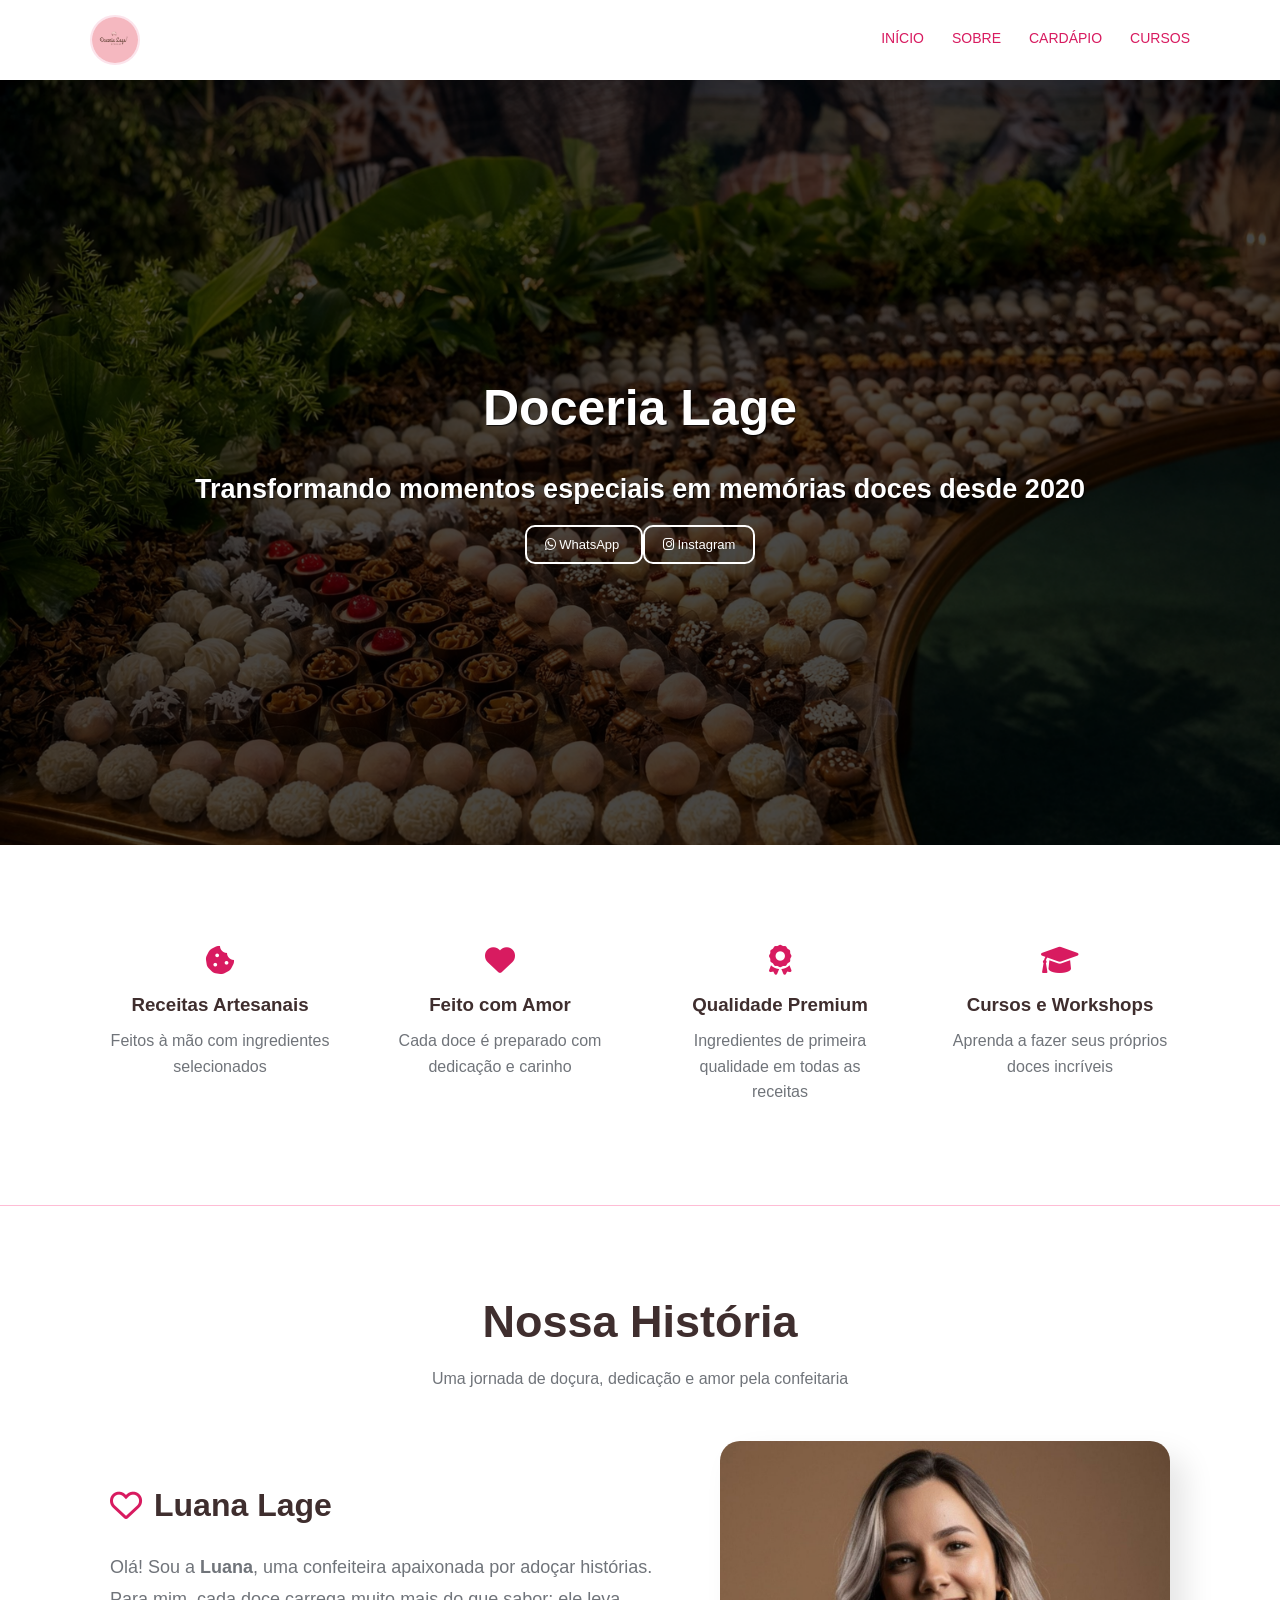
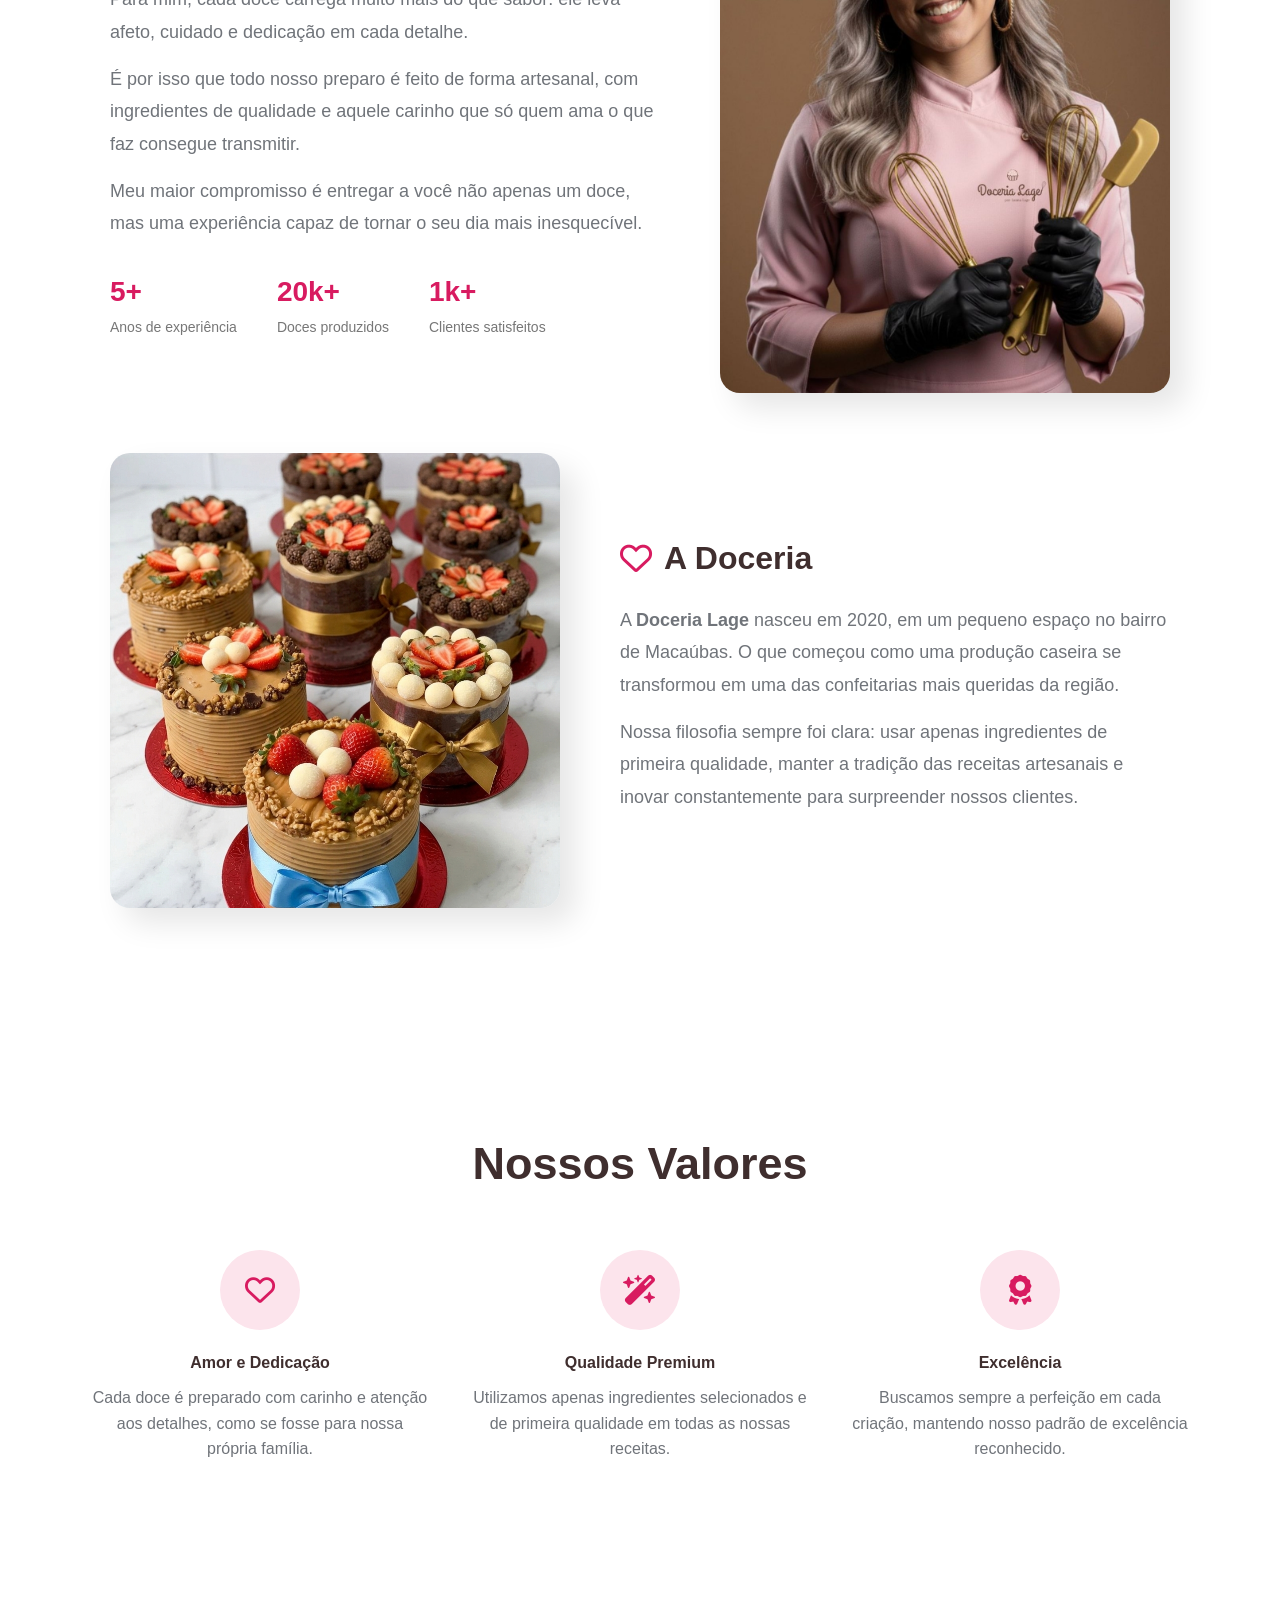
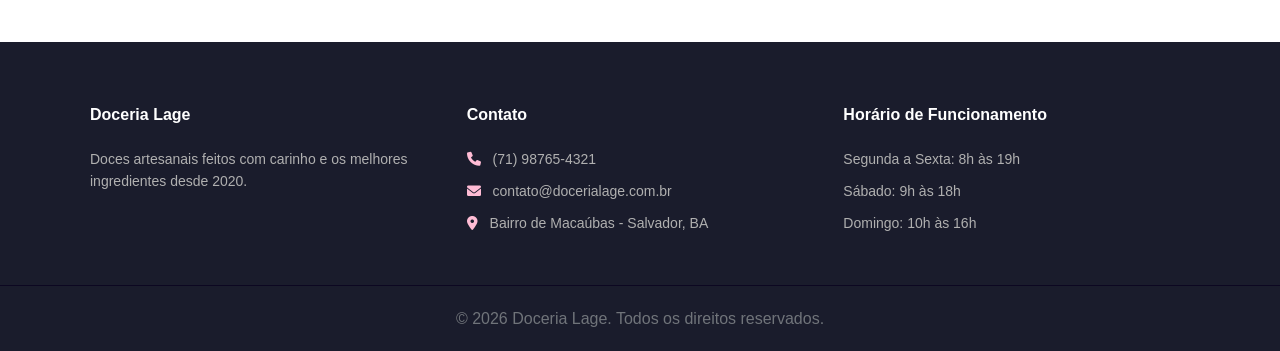
<file: index.html>
<!DOCTYPE html>
<html lang="pt-BR">
<head>
  <meta charset="UTF-8">
  <meta name="viewport" content="width=device-width, initial-scale=1.0">
  <title>Doceria Lage</title>

  <link rel="stylesheet" href="https://cdnjs.cloudflare.com/ajax/libs/font-awesome/6.0.0/css/all.min.css">
  <link rel="stylesheet" href="assets/css/styles.css">
</head>
<body id="topo">

  <script>
  function toggleMenu() {
    const menu = document.querySelector(".navbar-items");
    menu.classList.toggle("active");
  }
  </script>

  <header class="navbar-container">
    <nav class="container">
      <a href="#topo" class="logo-link">
        <img src="assets/img/logo.jpeg" alt="Logo da Doceria Lage" class="logo">
      </a>

      <button class="menu-toggle" onclick="toggleMenu()">
      ☰
      </button>

      <ul class="navbar-items">
        <li><a href="index.html">Início</a></li>
        <li><a href="#historia">Sobre</a></li>
        <li><a href="cardapio.html">Cardápio</a></li>
        <li><a href="#cursos">Cursos</a></li>
      </ul>
    </nav>
  </header>

  <main>
    <section class="main-banner">
      <div class="container">
        <h1>Doceria Lage</h1>
        <p>Transformando momentos especiais em memórias doces desde 2020</p>

        <div class="banner-buttons">
          <a href="https://wa.me/5571998765432" target="_blank" class="btn whatsapp">
          <i class="fab fa-whatsapp"></i> WhatsApp
          </a>

          <a href="https://instagram.com/doceria_lage" target="_blank" class="btn instagram">
          <i class="fab fa-instagram"></i> Instagram
          </a>
        </div>
      </div>
    </section>

    <section class="services-container" aria-label="Diferenciais da doceria">
      <div class="container">
        <ul class="services-list">
          <li>
            <i class="fa-solid fa-cookie-bite"></i>
            <h3>Receitas Artesanais</h3>
            <p>Feitos à mão com ingredientes selecionados</p>
          </li>
          <li>
            <i class="fa-solid fa-heart"></i>
            <h3>Feito com Amor</h3>
            <p>Cada doce é preparado com dedicação e carinho</p>
          </li>
          <li>
            <i class="fa-solid fa-award"></i>
            <h3>Qualidade Premium</h3>
            <p>Ingredientes de primeira qualidade em todas as receitas</p>
          </li>
          <li>
            <i class="fa-solid fa-graduation-cap"></i>
            <h3>Cursos e Workshops</h3>
            <p>Aprenda a fazer seus próprios doces incríveis</p>
          </li>
        </ul>
      </div>
    </section>

    <section id="historia" class="section">
      <div class="container">
        <div class="section-header">
          <h2>Nossa História</h2>
          <p>Uma jornada de doçura, dedicação e amor pela confeitaria</p>
        </div>

        <div class="texto-container">
          <div class="bloco-texto">
            <h3 class="nome-secao">
              <i class="fa-regular fa-heart icone-rosa"></i>
              Luana Lage
            </h3>

            <p>Olá! Sou a <strong>Luana</strong>, uma confeiteira apaixonada por adoçar histórias. Para mim, cada doce carrega muito mais do que sabor: ele leva afeto, cuidado e dedicação em cada detalhe.</p>

            <p>É por isso que todo nosso preparo é feito de forma artesanal, com ingredientes de qualidade e aquele carinho que só quem ama o que faz consegue transmitir.</p>

            <p>Meu maior compromisso é entregar a você não apenas um doce, mas uma experiência capaz de tornar o seu dia mais inesquecível.</p>

            <div class="estatisticas">
              <div class="estatistica-item">
                <span>5+</span>
                <p>Anos de experiência</p>
              </div>
              <div class="estatistica-item">
                <span>20k+</span>
                <p>Doces produzidos</p>
              </div>
              <div class="estatistica-item">
                <span>1k+</span>
                <p>Clientes satisfeitos</p>
              </div>
            </div>
          </div>

          <img src="assets/img/confeiteira.jpeg" alt="Luana Lage segurando utensílios de confeitaria" class="img-destaque">
        </div>

        <div class="texto-container reverso">
          <div class="bloco-texto">
            <h3 class="nome-secao">
              <i class="fa-regular fa-heart icone-rosa"></i>
              A Doceria
            </h3>

            <p>A <strong>Doceria Lage</strong> nasceu em 2020, em um pequeno espaço no bairro de Macaúbas. O que começou como uma produção caseira se transformou em uma das confeitarias mais queridas da região.</p>

            <p>Nossa filosofia sempre foi clara: usar apenas ingredientes de primeira qualidade, manter a tradição das receitas artesanais e inovar constantemente para surpreender nossos clientes.</p>
          </div>

          <img src="assets/img/produção-doceria-lage.png" alt="Produção de bolos artesanais da Doceria Lage" class="img-destaque">
        </div>
      </div>
    </section>

    <section id="valores" class="section">
      <div class="container">
        <div class="section-header">
          <h2>Nossos Valores</h2>
        </div>

        <div class="valores-grid">
          <div class="valor-item">
            <div class="icone-circulo">
              <i class="fa-regular fa-heart"></i>
            </div>
            <h4>Amor e Dedicação</h4>
            <p>Cada doce é preparado com carinho e atenção aos detalhes, como se fosse para nossa própria família.</p>
          </div>

          <div class="valor-item">
            <div class="icone-circulo">
              <i class="fa-solid fa-wand-magic-sparkles"></i>
            </div>
            <h4>Qualidade Premium</h4>
            <p>Utilizamos apenas ingredientes selecionados e de primeira qualidade em todas as nossas receitas.</p>
          </div>

          <div class="valor-item">
            <div class="icone-circulo">
              <i class="fa-solid fa-award"></i>
            </div>
            <h4>Excelência</h4>
            <p>Buscamos sempre a perfeição em cada criação, mantendo nosso padrão de excelência reconhecido.</p>
          </div>
        </div>
      </div>
    </section>
  </main>

  <footer class="rodape">
    <div class="container footer-container">
      <div class="footer-col">
        <h4>Doceria Lage</h4>
        <p>Doces artesanais feitos com carinho e os melhores ingredientes desde 2020.</p>
      </div>

      <div class="footer-col">
        <h4>Contato</h4>
        <address>
          <p><i class="fa-solid fa-phone"></i> (71) 98765-4321</p>
          <p><i class="fa-solid fa-envelope"></i> contato@docerialage.com.br</p>
          <p><i class="fa-solid fa-location-dot"></i> Bairro de Macaúbas - Salvador, BA</p>
        </address>
      </div>

      <div class="footer-col">
        <h4>Horário de Funcionamento</h4>
        <p>Segunda a Sexta: 8h às 19h</p>
        <p>Sábado: 9h às 18h</p>
        <p>Domingo: 10h às 16h</p>
      </div>
    </div>

    <div class="footer-bottom">
      <p>&copy; 2026 Doceria Lage. Todos os direitos reservados.</p>
    </div>
  </footer>
</body>
</html>
</file>
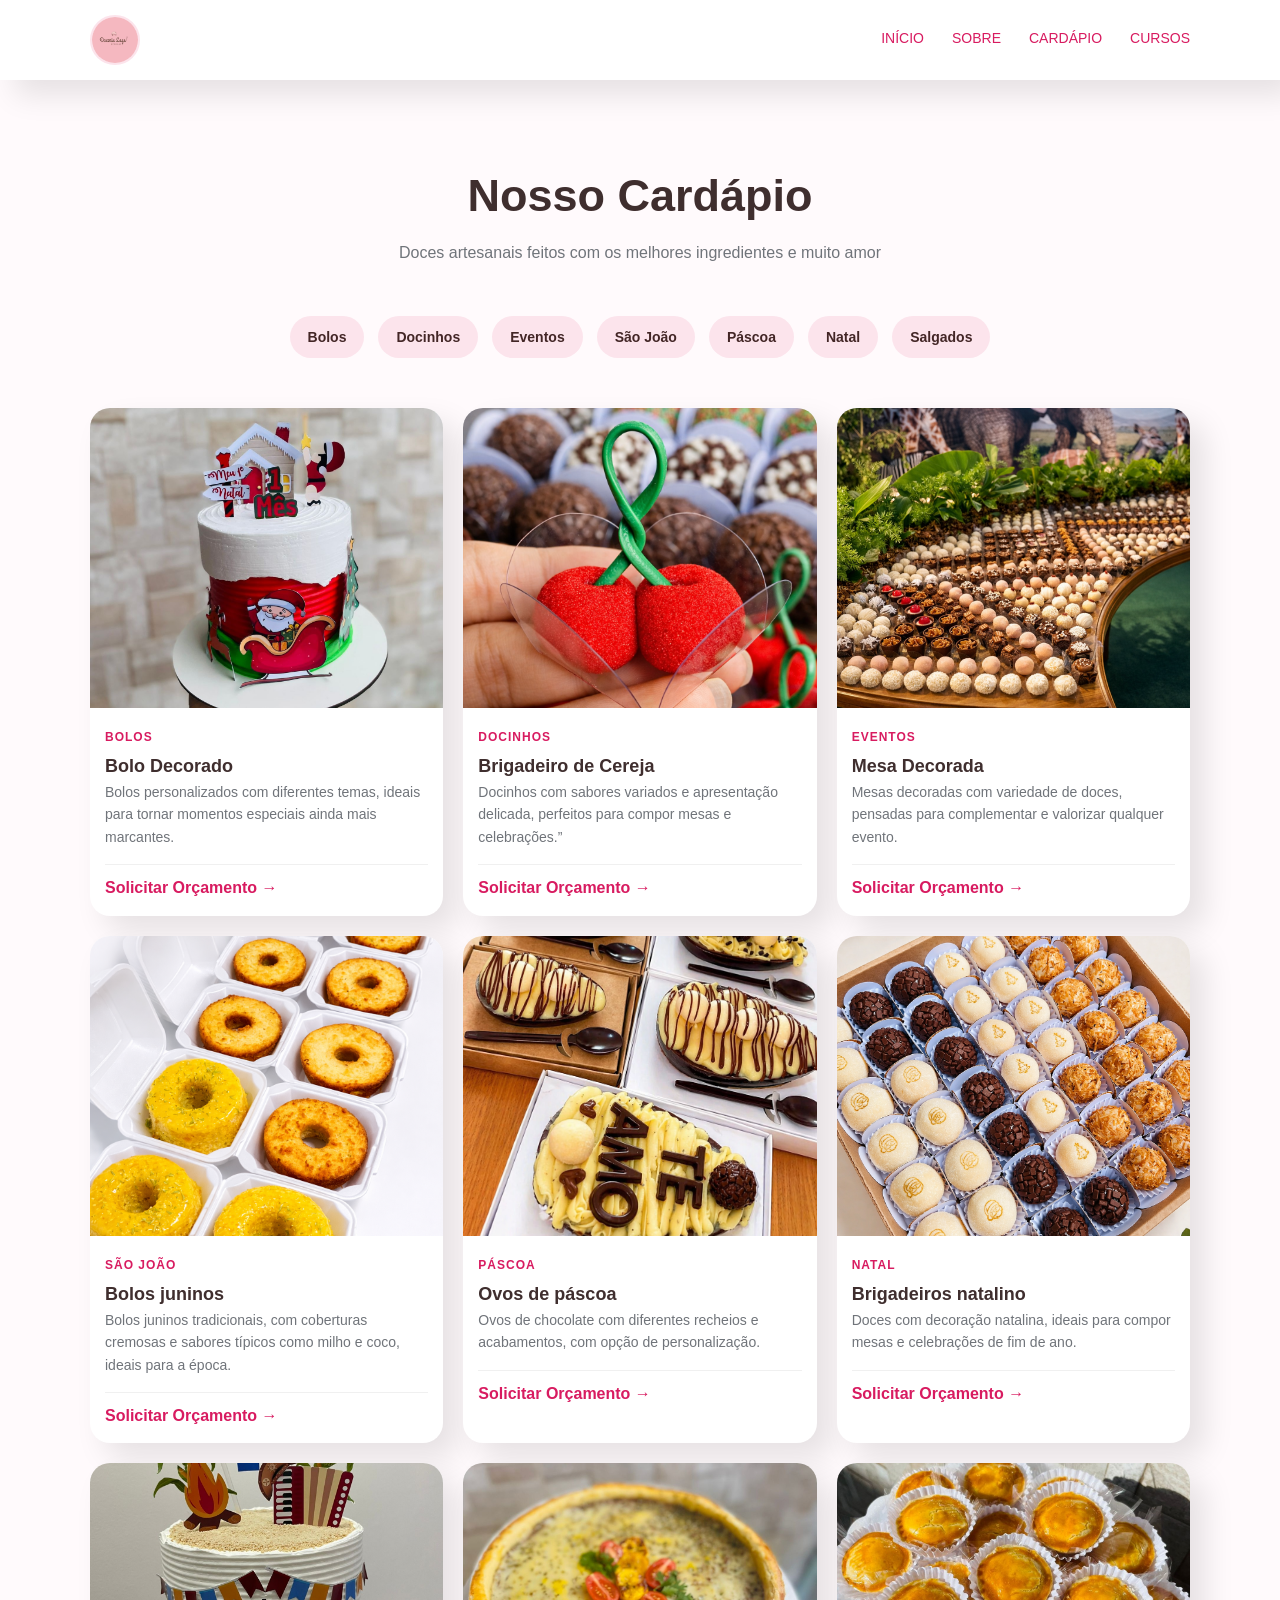
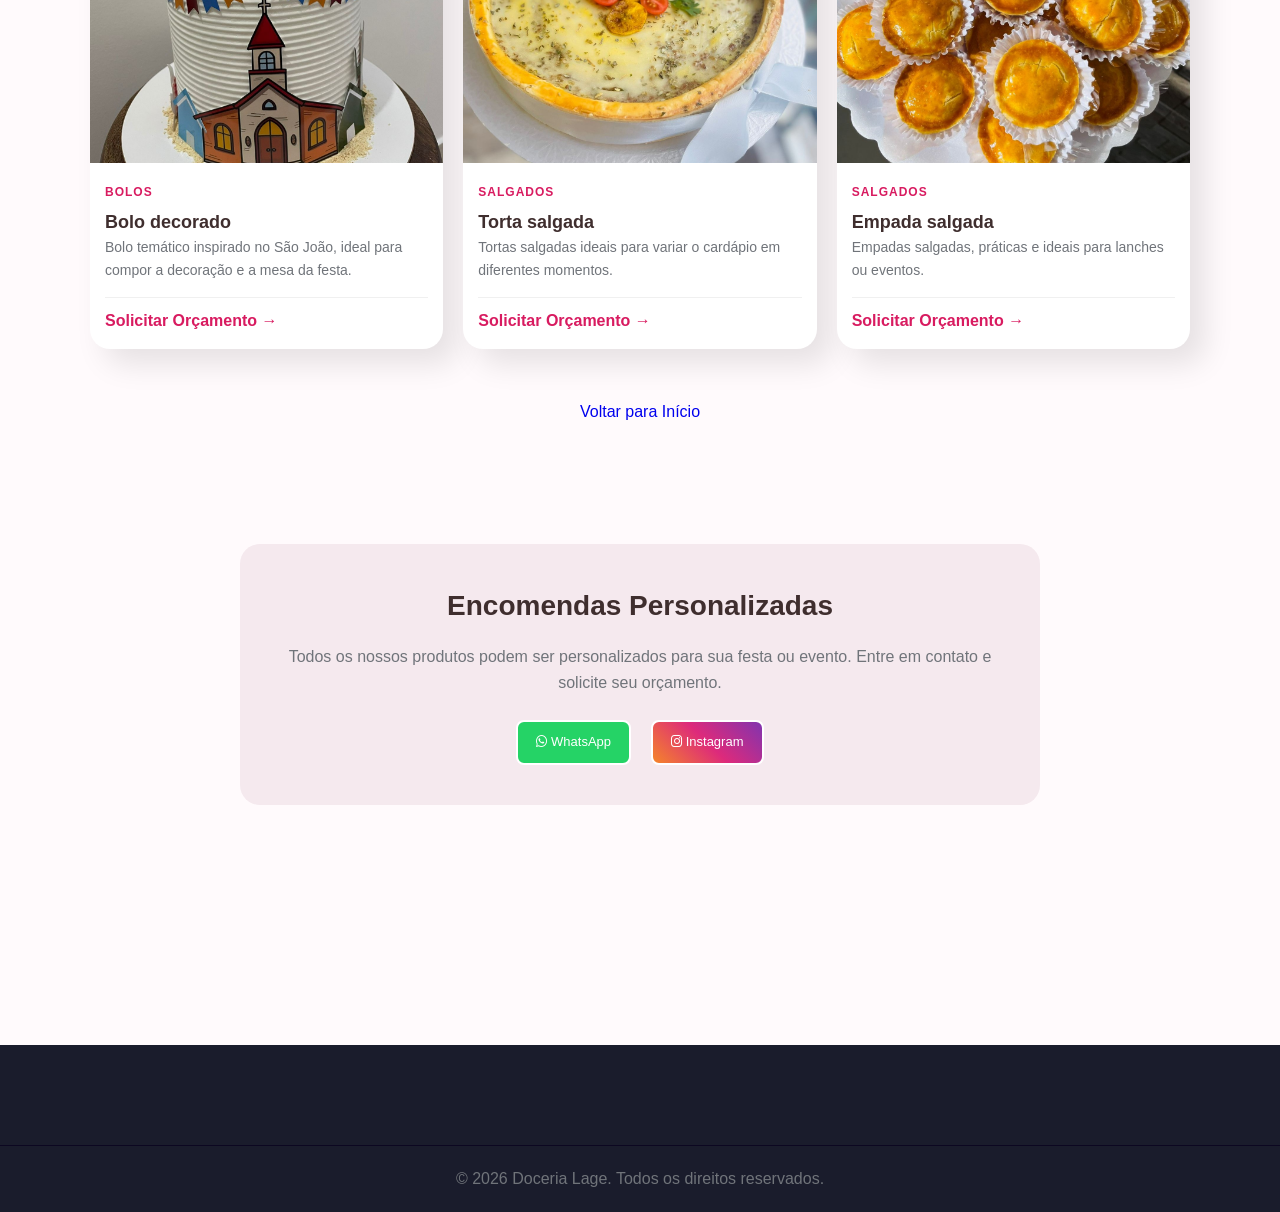
<file: cardapio.html>
<!DOCTYPE html>
<html lang="pt-BR">
<head>
  <meta charset="UTF-8">
  <meta name="viewport" content="width=device-width, initial-scale=1.0">
  <title>Cardápio - Doceria Lage</title>
  <link rel="stylesheet" href="https://cdnjs.cloudflare.com/ajax/libs/font-awesome/6.0.0/css/all.min.css">
  <link rel="stylesheet" href="assets/css/styles.css">
</head>
<body class="pagina-cardapio">

  <script>
  function toggleMenu() {
    const menu = document.querySelector(".navbar-items");
    menu.classList.toggle("active");
  }
  </script>

  <header class="navbar-container">
    <nav class="container">
      <a href="index.html" class="logo-link">
        <img src="assets/img/logo.jpeg" alt="Logo da Doceria Lage" class="logo">
      </a>

      <button class="menu-toggle" onclick="toggleMenu()">
      ☰
      </button>

      <ul class="navbar-items">
        <li><a href="index.html">Início</a></li>
        <li><a href="index.html#historia">Sobre</a></li>
        <li><a href="cardapio.html" class="ativo">Cardápio</a></li>
        <li><a href="index.html#cursos">Cursos</a></li>
      </ul>
    </nav>
  </header>

  <main class="container section">
    <div class="section-header">
      <h2>Nosso Cardápio</h2>
      <p>Doces artesanais feitos com os melhores ingredientes e muito amor</p>
    </div>

    <div class="cardapio-filtros">
      <span class="filtro-tag ativo">Bolos</span>
      <span class="filtro-tag">Docinhos</span>
      <span class="filtro-tag">Eventos</span>
      <span class="filtro-tag">São João</span>
      <span class="filtro-tag">Páscoa</span>
      <span class="filtro-tag">Natal</span>
      <span class="filtro-tag">Salgados</span>
    </div>

    <div class="cardapio-grid">
      <div class="cardapio-item">
        <img src="assets/img/bolo-decorado.jpeg" alt="Bolo Decorado">
        <div class="item-info">
          <span>Bolos</span>
          <h3>Bolo Decorado</h3>
          <p>Bolos personalizados com diferentes temas, ideais para tornar momentos especiais ainda mais marcantes.</p>
          <a href="https://wa.me/5571987654321?text=Olá!%20Vim%20pelo%20site%20e%20gostaria%20de%20solicitar%20um%20orçamento." 
            target="_blank" class="item-link">Solicitar Orçamento →</a>
        </div>
      </div>
      <div class="cardapio-item">
        <img src="assets/img/brigadeiros-de-cereja.png" alt="Docinho">
        <div class="item-info">
          <span>Docinhos</span>
          <h3>Brigadeiro de Cereja</h3>
          <p>Docinhos com sabores variados e apresentação delicada, perfeitos para compor mesas e celebrações.”</p>
          <a href="https://wa.me/5571987654321?text=Olá!%20Vim%20pelo%20site%20e%20gostaria%20de%20solicitar%20um%20orçamento." 
            target="_blank" class="item-link">Solicitar Orçamento →</a>
        </div>
      </div>
      <div class="cardapio-item">
        <img src="assets/img/mesa-de-brigadeiros.png" alt="Mesa de festa">
        <div class="item-info">
          <span>Eventos</span>
          <h3>Mesa Decorada</h3>
          <p>Mesas decoradas com variedade de doces, pensadas para complementar e valorizar qualquer evento.</p>
          <a href="https://wa.me/5571987654321?text=Olá!%20Vim%20pelo%20site%20e%20gostaria%20de%20solicitar%20um%20orçamento." 
            target="_blank" class="item-link">Solicitar Orçamento →</a>
        </div>
      </div>
      <div class="cardapio-item">
        <img src="assets/img/bolos-juninos.png" alt="Bolos juninos">
        <div class="item-info">
          <span>São João</span>
          <h3>Bolos juninos</h3>
          <p>Bolos juninos tradicionais, com coberturas cremosas e sabores típicos como milho e coco, ideais para a época.</p>
          <a href="https://wa.me/5571987654321?text=Olá!%20Vim%20pelo%20site%20e%20gostaria%20de%20solicitar%20um%20orçamento." 
            target="_blank" class="item-link">Solicitar Orçamento →</a>
        </div>
      </div>
      <div class="cardapio-item">
        <img src="assets/img/ovos-de-pascoa.png" alt="Ovos de páscoa">
        <div class="item-info">
          <span>Páscoa</span>
          <h3>Ovos de páscoa</h3>
          <p>Ovos de chocolate com diferentes recheios e acabamentos, com opção de personalização.</p>
          <a href="https://wa.me/5571987654321?text=Olá!%20Vim%20pelo%20site%20e%20gostaria%20de%20solicitar%20um%20orçamento." 
            target="_blank" class="item-link">Solicitar Orçamento →</a>
        </div>
      </div>
      <div class="cardapio-item">
        <img src="assets/img/brigadeiros-natalino.png" alt="Brigadeiros natalino">
        <div class="item-info">
          <span>Natal</span>
          <h3>Brigadeiros natalino</h3>
          <p>Doces com decoração natalina, ideais para compor mesas e celebrações de fim de ano.</p>
          <a href="https://wa.me/5571987654321?text=Olá!%20Vim%20pelo%20site%20e%20gostaria%20de%20solicitar%20um%20orçamento." 
            target="_blank" class="item-link">Solicitar Orçamento →</a>
        </div>
      </div>
      <div class="cardapio-item">
        <img src="assets/img/bolo-sao-joao.jpeg" alt="Bolo de São João">
        <div class="item-info">
          <span>Bolos</span>
          <h3>Bolo decorado</h3>
          <p>Bolo temático inspirado no São João, ideal para compor a decoração e a mesa da festa.</p>
          <a href="https://wa.me/5571987654321?text=Olá!%20Vim%20pelo%20site%20e%20gostaria%20de%20solicitar%20um%20orçamento." 
            target="_blank" class="item-link">Solicitar Orçamento →</a>
        </div>
      </div>
      <div class="cardapio-item">
        <img src="assets/img/torta-salgada.jpeg" alt="Torta salgada">
        <div class="item-info">
          <span>Salgados</span>
          <h3>Torta salgada</h3>
          <p>Tortas salgadas ideais para variar o cardápio em diferentes momentos.</p>
          <a href="https://wa.me/5571987654321?text=Olá!%20Vim%20pelo%20site%20e%20gostaria%20de%20solicitar%20um%20orçamento." 
            target="_blank" class="item-link">Solicitar Orçamento →</a>
        </div>
      </div>
      <div class="cardapio-item">
        <img src="assets/img/empada-salgada.jpeg" alt="Empada salgada">
        <div class="item-info">
          <span>Salgados</span>
          <h3>Empada salgada</h3>
          <p>Empadas salgadas, práticas e ideais para lanches ou eventos.</p>
          <a href="https://wa.me/5571987654321?text=Olá!%20Vim%20pelo%20site%20e%20gostaria%20de%20solicitar%20um%20orçamento." 
            target="_blank" class="item-link">Solicitar Orçamento →</a>
        </div>
      </div>
    </div>
    <div style="text-align: center; margin-top: 50px;">
        <a href="index.html" class="filtro-btn">Voltar para Início</a>
    </div>
<section class="cta-container">
  <div class="cta-box">
    <h2>Encomendas Personalizadas</h2>
    <p>
      Todos os nossos produtos podem ser personalizados para sua festa ou evento.
      Entre em contato e solicite seu orçamento.
    </p>

    <div class="cta-buttons">
      <a href="https://wa.me/5571987654321" target="_blank" class="btn whatsapp">
        <i class="fab fa-whatsapp"></i> WhatsApp
      </a>

      <a href="https://instagram.com/doceria_lage" target="_blank" class="btn instagram">
        <i class="fab fa-instagram"></i> Instagram
      </a>
    </div>
  </div>
</section>
  </main>

  <footer class="rodape">
    <div class="footer-bottom">
      <p>&copy; 2026 Doceria Lage. Todos os direitos reservados.</p>
    </div>
  </footer>
     

</body>
</html>
</file>
<file: assets/css/styles.css>
/* =========================================================
   RESET E CONFIGURAÇÕES GERAIS
========================================================= */
* {
  margin: 0;
  padding: 0;
  box-sizing: border-box;
}

:root {
  --rosa-principal: #d81b60;
  --rosa-claro: #ffbcd5;
  --rosa-suave: #fce4ec;
  --marrom-principal: #432626;
  --titulo: #3f2e2e;
  --texto: #70747a;
  --branco: #ffffff;
  --escuro-rodape: #1a1c2c;
  --borda-rodape: #0c0721;
  --sombra: 15px 15px 30px rgba(0, 0, 0, 0.1);
}

html {
  scroll-behavior: smooth;
}

body {
  font-family: "Segoe UI", Roboto, Helvetica, Arial, sans-serif;
  line-height: 1.6;
  background-color: var(--branco);
  padding-top: 80px;
}

img {
  display: block;
  max-width: 100%;
}

h1,
h2,
h3,
h4 {
  color: var(--titulo);
}

p {
  color: var(--texto);
}

a {
  text-decoration: none;
}

ul {
  list-style: none;
}

/* =========================================================
   CLASSES UTILITÁRIAS
========================================================= */
.container {
  width: min(1100px, 90%);
  margin: 0 auto;
}

.section {
  padding: 80px 0;
  position: relative;
}

.section-header {
  text-align: center;
  margin-bottom: 50px;
}

.section-header h2 {
  font-size: 45px;
  margin-bottom: 8px;
}

/* =========================================================
   HEADER / NAVBAR
========================================================= */
.navbar-container {
  width: 100%;
  min-height: 80px;
  background-color: var(--branco);
  box-shadow: var(--sombra);
  position: fixed;
  top: 0;
  left: 0;
  z-index: 1000;
  transition: all 0.3s ease;
}

.navbar-container nav {
  display: flex;
  align-items: center;
  justify-content: space-between;
  gap: 20px;
  min-height: 80px;
}

.logo {
  width: 50px;
  border-radius: 50%;
  border: 2px solid var(--rosa-suave);
}

.navbar-items {
  display: flex;
  align-items: center;
  gap: 28px;
  flex-wrap: wrap;
}

.navbar-items a {
  position: relative;
  display: inline-block;
  font-size: 14px;
  color: var(--rosa-principal);
  text-transform: uppercase;
  padding-bottom: 5px;
  transition: color 0.3s ease;
}

.navbar-items a::after {
  content: "";
  position: absolute;
  left: 0;
  bottom: 0;
  width: 0%;
  height: 2px;
  background-color: var(--rosa-principal);
  transition: width 0.3s ease;
}

.navbar-items a:hover::after {
  width: 100%;
}

/* =========================================================
   BANNER
========================================================= */
.main-banner {
  min-height: 85vh;
  display: flex;
  align-items: center;
  justify-content: center;
  text-align: center;
  padding: 60px 0;
  background-image: url("../img/mainbanner.png");
  background-size: cover;
  background-position: center;
}

.main-banner h1,
.main-banner p {
  color: var(--branco);
  font-weight: bold;
  text-shadow: 1px 1px 1px rgba(0, 0, 0, 0.8);
}

.main-banner h1 {
  font-size: 50px;
  margin-bottom: 20px;
}

.main-banner p {
  font-size: 27px;
  margin-bottom: 20px;
}

/* =========================================================
   SERVIÇOS
========================================================= */
.services-container {
  padding: 80px 0;
  border-bottom: var(--rosa-claro) solid 1px;
}

.services-list {
  display: flex;
  gap: 20px;
}

.services-list li {
  flex: 1;
  text-align: center;
  padding: 20px;
}

.services-list i {
  font-size: 30px;
  margin-bottom: 15px;
  color: var(--rosa-principal);
}

.services-list h3 {
  margin-bottom: 8px;
}

/* =========================================================
   HISTÓRIA
========================================================= */
.texto-container {
  display: flex;
  align-items: center;
  justify-content: center;
  gap: 60px;
  margin-bottom: 60px;
}

.texto-container.reverso {
  flex-direction: row-reverse;
}

.bloco-texto {
  flex: 1;
  min-width: 300px;
  max-width: 550px;
}

.nome-secao {
  font-size: 32px;
  font-weight: bold;
  display: flex;
  align-items: center;
  gap: 12px;
  margin-bottom: 20px;
}

.icone-rosa {
  color: var(--rosa-principal);
  font-size: 32px;
}

.bloco-texto p {
  margin-bottom: 15px;
  font-size: 18px;
  line-height: 1.8;
}

.estatisticas {
  display: flex;
  gap: 40px;
  margin-top: 30px;
  flex-wrap: wrap;
}

.estatistica-item span {
  display: block;
  font-size: 28px;
  font-weight: bold;
  color: var(--rosa-principal);
}

.estatistica-item p {
  font-size: 14px;
  color: #777;
}

.img-destaque {
  width: 100%;
  max-width: 450px;
  border-radius: 20px;
  box-shadow: var(--sombra);
}

.img-destaque:hover {
  transform: translateY(-6px);
  transition: transform 0.3s ease;
}

/* =========================================================
   VALORES
========================================================= */
.valores-grid {
  display: flex;
  justify-content: center;
  gap: 40px;
  flex-wrap: wrap;
}

.valor-item {
  flex: 1 1 280px;
  text-align: center;
}

.icone-circulo {
  width: 80px;
  height: 80px;
  margin: 0 auto 20px;
  border-radius: 50%;
  display: flex;
  align-items: center;
  justify-content: center;
  background-color: var(--rosa-suave);
  color: var(--rosa-principal);
}

.icone-circulo i {
  font-size: 30px;
}

.valor-item h4 {
  margin-bottom: 10px;
}

/* =========================================================
   RODAPÉ
========================================================= */
.rodape {
  margin-top: 100px;
  padding: 60px 0 20px;
  background-color: var(--escuro-rodape);
  color: var(--branco);
}

.footer-container {
  display: flex;
  justify-content: space-between;
  gap: 30px;
  flex-wrap: wrap;
}

.footer-col {
  flex: 1 1 250px;
}

.footer-col h4 {
  margin-bottom: 20px;
  color: var(--branco);
}

.footer-col p,
.footer-col address p {
  font-size: 14px;
  color: #b0b0b0;
  margin-bottom: 10px;
}

.footer-col i {
  color: var(--rosa-claro);
  margin-right: 8px;
}

.footer-col address {
  font-style: normal;
}

.footer-bottom {
  text-align: center;
  border-top: 1px solid var(--borda-rodape);
  margin-top: 40px;
  padding-top: 20px;
  color: #777;
}

/* =========================================================
   RESPONSIVIDADE
========================================================= */
@media (max-width: 768px) {
  .navbar-container nav {
    flex-direction: column;
    justify-content: center;
    padding: 15px 0;
  }

  .navbar-items {
    justify-content: center;
    gap: 16px;
  }

  .main-banner {
    min-height: 55vh;
    padding: 80px 0;
  }

  .main-banner h1 {
    font-size: 32px;
  }

  .main-banner p {
    font-size: 18px;
  }

  .section {
    padding: 60px 0;
  }

  .section-header h2 {
    font-size: 32px;
  }

  .services-list {
    flex-direction: column;
  }

  .texto-container,
  .texto-container.reverso {
    flex-direction: column;
    text-align: center;
  }

  .nome-secao,
  .estatisticas {
    justify-content: center;
  }

  .estatisticas {
    gap: 20px;
  }

  .valores-grid {
    gap: 30px;
  }

  .footer-container {
    text-align: center;
  }
}

/* =========================================================
   PÁGINA CARDÁPIO
========================================================= */

.pagina-cardapio {
  background-color: #fffafc;
}

.cardapio-filtros {
  display: flex;
  justify-content: center;
  gap: 14px;
  flex-wrap: wrap;
  margin-bottom: 50px;
}

.filtro-tag {
  display: inline-block;
  padding: 10px 18px;
  border-radius: 999px;
  background-color: var(--rosa-suave);
  color: var(--marrom-principal);
  font-size: 14px;
  font-weight: 600;
}

.cardapio-grid {
  display: grid;
  grid-template-columns: repeat(3, minmax(0, 1fr));
  gap: 20px;
}

.cardapio-item {
  position: relative;
  overflow: hidden;
  border-radius: 20px;
  background-color: var(--branco);
  box-shadow: var(--sombra);
  transition: transform 0.3s ease, box-shadow 0.3s ease;
}

.cardapio-item:hover {
  transform: translateY(-6px);
  box-shadow: 0 20px 35px rgba(0, 0, 0, 0.12);
}

.cardapio-item img {
  width: 100%;
  height: 300px; 
  object-fit: cover;
}

.item-info {
  padding: 15px; 
}

.item-info span {
  display: inline-block;
  font-size: 12px;
  font-weight: 700;
  text-transform: uppercase;
  color: var(--rosa-principal);
  margin-bottom: 5px;
  letter-spacing: 1px;
}

.item-info h3 {
  font-size: 18px;
}

.item-info p {
  font-size: 14px;
  margin-bottom: 16px;
}

.item-link {
  display: inline-block;
  color: var(--rosa-principal);
  font-weight: 700;
  border-top: 1px solid #f0f0f0;
  padding-top: 10px;
  width: 100%;
}



@media (max-width: 900px) {
  .cardapio-grid {
    grid-template-columns: repeat(2, 1fr);
  }
}

@media (max-width: 600px) {
  .cardapio-grid {
    grid-template-columns: 1fr;
  }

  .cardapio-item img {
    height: 260px;
  }
}

/* CTA - ENCOMENDAS */

.cta-container {
  padding: 60px 0;
  margin-top: 60px;
  display: flex;
  justify-content: center;
}

.cta-box {
  background-color: #f5e9ee;
  padding: 40px 30px;
  border-radius: 20px;
  text-align: center;
  max-width: 800px;
  width: 90%;
}

.cta-box h2 {
  font-size: 28px;
  margin-bottom: 15px;
}

.cta-box p {
  font-size: 16px;
  margin-bottom: 25px;
}

.cta-buttons {
  display: flex;
  justify-content: center;
  gap: 20px;
  flex-wrap: wrap;
}

/* BOTÕES */

.btn {
  background: transparent;
  border: 2px solid var(--branco);
  color: var(--branco);
  padding: 10px 18px;
  font-size: 13px;
  border-radius: 8px;
  box-shadow: none;
}

/* WhatsApp */
.btn.whatsapp {
  background-color: #25D366;
}

.btn.whatsapp:hover {
  background-color: #1ebe5d;
}

/* Instagram */
.btn.instagram {
  background: linear-gradient(45deg, #f58529, #dd2a7b, #8134af);
}

.btn.instagram:hover {
  opacity: 0.9;
}

/* BOTÃO TRANSPARENTE NO BANNER */
.banner-buttons .btn {
  background: transparent;
  border: 2px solid var(--branco);
  color: var(--branco);
  padding: 10px 18px;
  font-size: 13px;
  border-radius: 10px;
  box-shadow: none;
}

/* HOVER */
.banner-buttons .btn:hover {
  background: var(--branco);
  color: var(--rosa-principal);
}

/* BOTÃO HAMBÚRGUER */
.menu-toggle {
  display: none;
  font-size: 28px;
  background: none;
  border: none;
  color: var(--rosa-principal);
  cursor: pointer;
}

/* MOBILE / TABLET */
@media (max-width: 768px) {
  body {
    padding-top: 70px; /* barra mais fina */
  }

  .navbar-container {
    min-height: 70px;
  }

  .navbar-container nav {
    flex-direction: row;
    justify-content: space-between;
    align-items: center;
    padding: 0 10px;
  }

  .logo {
    width: 45px;
  }

  .menu-toggle {
    display: block;
  }

  .navbar-items {
    position: absolute;
    top: 70px;
    right: 0;
    background-color: var(--branco);
    width: 200px;
    flex-direction: column;
    align-items: flex-start;
    padding: 20px;
    gap: 15px;
    box-shadow: var(--sombra);

    display: none; /* escondido por padrão */
  }

  .navbar-items.active {
    display: flex;
  }
}
</file>
